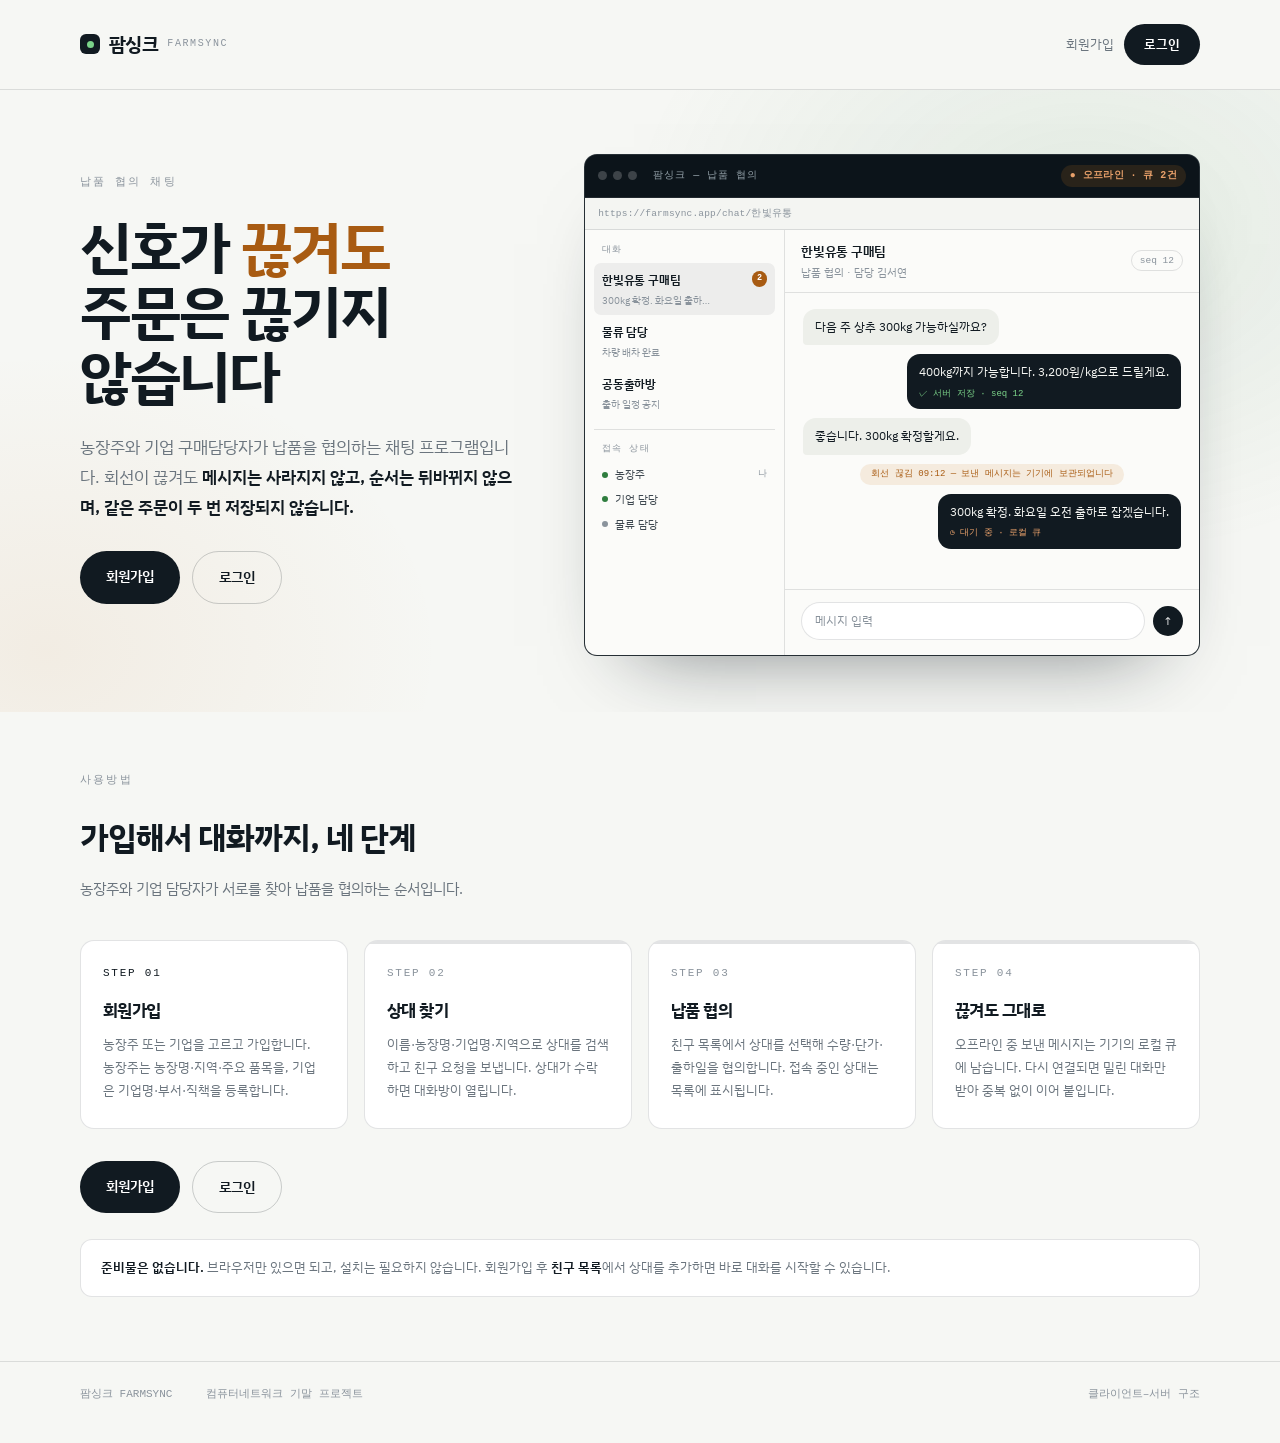
<file: web/index.html>
<!doctype html>
<html lang="ko">
<head>
<meta charset="utf-8">
<meta name="viewport" content="width=device-width, initial-scale=1">
<title>팜싱크 FarmSync — 신호가 끊겨도 주문은 끊기지 않습니다</title>
<meta name="description" content="농장주와 기업 구매담당자가 납품을 협의하는 채팅 프로그램. 회선이 끊겨도 메시지는 유실·중복·순서 뒤바뀜 없이 이어집니다.">
<link rel="preconnect" href="https://fonts.googleapis.com">
<link rel="preconnect" href="https://fonts.gstatic.com" crossorigin>
<link href="https://fonts.googleapis.com/css2?family=IBM+Plex+Mono:wght@400;500;600&family=IBM+Plex+Sans+KR:wght@400;500;600;700&display=swap" rel="stylesheet">
<link rel="stylesheet" href="assets/css/site.css?v=11">
</head>
<body>

<nav>
  <div class="logo"><i></i>팜싱크 <em>FARMSYNC</em></div>
  <div class="cta"><a class="ghost" href="/signup">회원가입</a><a class="solid" href="/login">로그인</a></div>
</nav>

<section class="hero">
  <div>
    <div class="eyebrow">납품 협의 채팅</div>
    <h1>신호가 <em>끊겨도</em><br>주문은 끊기지<br>않습니다</h1>
    <p class="lede">농장주와 기업 구매담당자가 납품을 협의하는 채팅 프로그램입니다. 회선이 끊겨도 <b>메시지는 사라지지 않고, 순서는 뒤바뀌지 않으며, 같은 주문이 두 번 저장되지 않습니다.</b></p>
    <div class="acts">
      <a class="btn solid" href="/signup">회원가입</a>
      <a class="btn ghost" href="/login">로그인</a>
    </div>
  </div>

  <div class="preview">
    <div class="desk">
      <div class="deskbar">
        <span class="tl"></span><span class="tl"></span><span class="tl"></span>
        <span class="ttl">팜싱크 — 납품 협의</span>
        <span class="conn">● 오프라인 · 큐 2건</span>
      </div>
      <div class="addr">https://farmsync.app/chat/한빛유통</div>
      <div class="deskbody">
        <aside class="pane-list">
          <div class="ph">대화</div>
          <div class="thread on">
            <b>한빛유통 구매팀</b>
            <span>300kg 확정. 화요일 출하…</span>
            <em>2</em>
          </div>
          <div class="thread">
            <b>물류 담당</b>
            <span>차량 배차 완료</span>
          </div>
          <div class="thread">
            <b>공동출하방</b>
            <span>출하 일정 공지</span>
          </div>
          <div class="ph mt">접속 상태</div>
          <div class="who"><i class="on"></i>농장주 <u>나</u></div>
          <div class="who"><i class="on"></i>기업 담당</div>
          <div class="who"><i class="off"></i>물류 담당</div>
        </aside>
        <section class="pane-chat">
          <header class="chd">
            <div><b>한빛유통 구매팀</b><span>납품 협의 · 담당 김서연</span></div>
            <em>seq 12</em>
          </header>
          <div class="stream">
            <div class="m them">다음 주 상추 300kg 가능하실까요?</div>
            <div class="m me">400kg까지 가능합니다. 3,200원/kg으로 드릴게요.<span class="st">✓ 서버 저장 · seq 12</span></div>
            <div class="m them">좋습니다. 300kg 확정할게요.</div>
            <div class="snote">회선 끊김 09:12 — 보낸 메시지는 기기에 보관됩니다</div>
            <div class="m me">300kg 확정. 화요일 오전 출하로 잡겠습니다.<span class="st w">◷ 대기 중 · 로컬 큐</span></div>
          </div>
          <div class="composer"><div class="in">메시지 입력</div><div class="go">↑</div></div>
        </section>
      </div>
    </div>
  </div>
</section>

<section class="how">
  <div class="howtop">
    <div class="eyebrow">사용방법</div>
    <h2>가입해서 대화까지, 네 단계</h2>
    <p class="note">농장주와 기업 담당자가 서로를 찾아 납품을 협의하는 순서입니다.</p>
  </div>
  <ol class="howsteps">
    <li class="on">
      <div class="n">STEP 01</div>
      <h3>회원가입</h3>
      <p>농장주 또는 기업을 고르고 가입합니다. 농장주는 농장명·지역·주요 품목을, 기업은 기업명·부서·직책을 등록합니다.</p>
    </li>
    <li>
      <div class="n">STEP 02</div>
      <h3>상대 찾기</h3>
      <p>이름·농장명·기업명·지역으로 상대를 검색하고 친구 요청을 보냅니다. 상대가 수락하면 대화방이 열립니다.</p>
    </li>
    <li>
      <div class="n">STEP 03</div>
      <h3>납품 협의</h3>
      <p>친구 목록에서 상대를 선택해 수량·단가·출하일을 협의합니다. 접속 중인 상대는 목록에 표시됩니다.</p>
    </li>
    <li>
      <div class="n">STEP 04</div>
      <h3>끊겨도 그대로</h3>
      <p>오프라인 중 보낸 메시지는 기기의 로컬 큐에 남습니다. 다시 연결되면 밀린 대화만 받아 중복 없이 이어 붙입니다.</p>
    </li>
  </ol>
  <div class="howcta">
    <a class="btn solid" href="/signup">회원가입</a>
    <a class="btn ghost" href="/login">로그인</a>
  </div>
  <div class="howfoot">
    <b>준비물은 없습니다.</b> 브라우저만 있으면 되고, 설치는 필요하지 않습니다. 회원가입 후 <b>친구 목록</b>에서 상대를 추가하면 바로 대화를 시작할 수 있습니다.
  </div>
</section>

<footer>
  <span>팜싱크 FARMSYNC</span>
  <span>컴퓨터네트워크 기말 프로젝트</span>
  <span class="r">클라이언트–서버 구조</span>
</footer>

<script>
/* 화면 구성은 그대로 두고 움직임만 더한다 — 스크립트가 없거나 실패하면 원래 정적인 화면 그대로 보인다 */
(function () {
  "use strict";
  var reduce = window.matchMedia("(prefers-reduced-motion: reduce)").matches;

  /* ---------------------------------------------- 제목·버튼·목업이 차례로 등장 */
  function reveal(list) {
    list.forEach(function (el, i) {
      if (!el) return;
      el.style.setProperty("--d", (i * 90) + "ms");
      el.classList.add("rv");
    });
    requestAnimationFrame(function () {
      requestAnimationFrame(function () {
        list.forEach(function (el, i) { if (el) setTimeout(function () { el.classList.add("in"); }, 40 + i * 20); });
      });
    });
  }
  function revealOnScroll(list) {
    if (!("IntersectionObserver" in window)) { list.forEach(function (el) { if (el) el.classList.add("in"); }); return; }
    var io = new IntersectionObserver(function (es) {
      es.forEach(function (e) { if (e.isIntersecting) { e.target.classList.add("in"); io.unobserve(e.target); } });
    }, { rootMargin: "0px 0px -6% 0px", threshold: 0.1 });
    list.forEach(function (el) { if (el) io.observe(el); });
  }
  if (!reduce) {
    reveal([].slice.call(document.querySelectorAll(".hero .eyebrow, .hero h1, .hero .lede, .hero .acts, .hero .preview")));
    var below = [].slice.call(document.querySelectorAll(".how .howtop, .how .howsteps li, .how .howcta, .how .howfoot"));
    below.forEach(function (el, i) { el.style.setProperty("--d", ((i % 4) * 90) + "ms"); el.classList.add("rv"); });
    revealOnScroll(below);
    /* 안전장치: 스크롤하지 않아도 3.6초 뒤에는 아래 내용이 모두 보이게 한다 (화면 캡처·발표 자료 대비) */
    setTimeout(function () { below.forEach(function (el) { if (el) el.classList.add("in"); }); }, 3600);
  }

  /* ---------------------------------------------- 히어로 목업 : 회선이 끊겼다 이어지는 과정
     메시지·대화 목록은 처음부터 그대로 보이고, 회선 상태와 저장 표시만 바뀐다 (빈 화면이 되지 않는다) */
  var prev = document.querySelector(".preview");
  if (!prev || reduce) return;
  var conn = prev.querySelector(".deskbar .conn");
  var stream = prev.querySelector(".stream");
  if (!conn || !stream) return;

  var msgs = [].slice.call(stream.querySelectorAll(".m"));
  var snote = stream.querySelector(".snote");
  var st2 = msgs[3] ? msgs[3].querySelector(".st") : null;   /* 큐에 남은 메시지의 표시 */
  var badge = prev.querySelector(".pane-list .thread em");   /* 안 읽은 표시 */

  var S_OFFLINE = "\u25cf \uc624\ud504\ub77c\uc778 \u00b7 \ud050 2\uac74";
  var S_ONLINE = "\u25cf \uc5f0\uacb0\ub428";
  var S_QUEUED = "\u25f7 \ub300\uae30 \uc911 \u00b7 \ub85c\uceec \ud050";
  var S_SAVED = "\u2713 \uc11c\ubc84 \uc800\uc7a5 \u00b7 seq 13";
  var S_NOTE_OFF = "\ud68c\uc120 \ub04a\uae40 09:12 \u2014 \ubcf4\ub0b8 \uba54\uc2dc\uc9c0\ub294 \uae30\uae30\uc5d0 \ubcf4\uad00\ub418\uc5c5\ub2c8\ub2e4";
  var S_NOTE_ON = "\uc7ac\uc5f0\uacb0 09:14 \u2014 \ubc00\ub9b0 1\uac74\uc744 \uc21c\uc11c\ub300\ub85c \ub2e4\uc2dc \ubcf4\ub0c8\uc2b5\ub2c8\ub2e4";

  var timers = [];
  var at = function (ms, fn) { timers.push(setTimeout(fn, ms)); };

  function broken() {
    conn.textContent = S_OFFLINE;
    prev.classList.remove("live");
    if (st2) { st2.className = "st w"; st2.textContent = S_QUEUED; }
    if (snote) snote.textContent = S_NOTE_OFF;
    if (badge) badge.classList.remove("hid");
  }
  function restored() {
    conn.textContent = S_ONLINE;
    prev.classList.add("live");
    if (st2) { st2.className = "st"; st2.textContent = S_SAVED; }
    if (snote) snote.textContent = S_NOTE_ON;
    if (badge) badge.classList.add("hid");
    if (msgs[3]) {                                   /* 방금 저장된 메시지에 짧은 표시 */
      msgs[3].classList.add("flash");
      setTimeout(function () { msgs[3].classList.remove("flash"); }, 950);
    }
  }
  function loop() {
    broken();                                        /* 원래 화면 상태에서 시작 */
    at(3400, function () {
      restored();
      at(4300, loop);
    });
  }

  var started = false;
  function start() { if (!started) { started = true; loop(); } }
  document.addEventListener("visibilitychange", function () {
    if (document.hidden) { if (timers.length) { timers.forEach(clearTimeout); timers = []; } }
    else if (started) { loop(); }
  });
  if ("IntersectionObserver" in window) {
    var io2 = new IntersectionObserver(function (es) {
      es.forEach(function (e) { if (e.isIntersecting) { start(); io2.disconnect(); } });
    }, { threshold: 0.25 });
    io2.observe(prev);
  } else { start(); }
})();
</script>
</body>
</html>
</file>
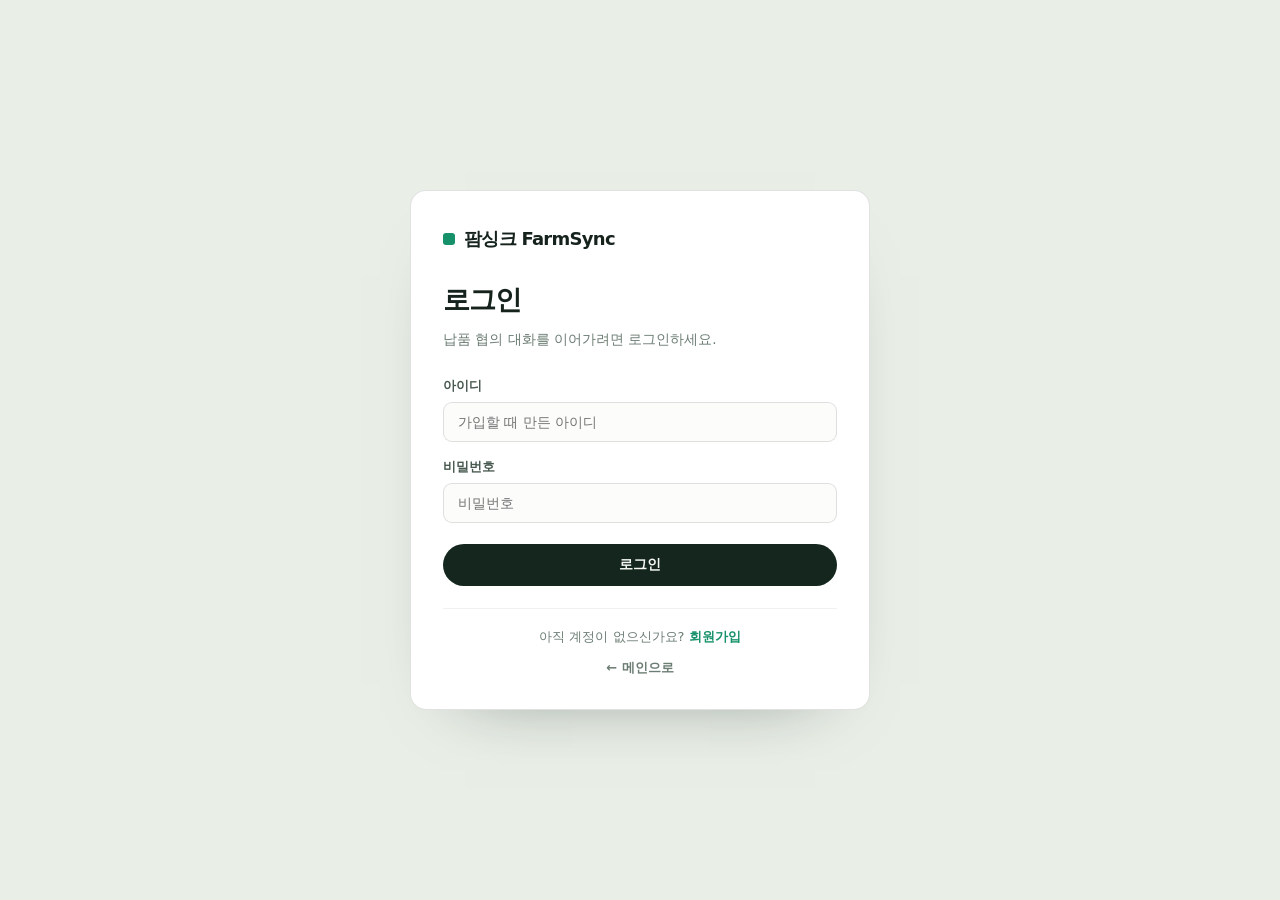
<file: web/login.html>
<!doctype html>
<html lang="ko">
<head>
<meta charset="utf-8">
<meta name="viewport" content="width=device-width, initial-scale=1, viewport-fit=cover">
<title>로그인 — 팜싱크 FarmSync</title>
<link rel="stylesheet" href="assets/css/app.css?v=9">
<script src="assets/js/resilient.js?v=22"></script>
</head>
<body>

<div class="authwrap">
  <div class="authcard">
    <div class="brandline">팜싱크 FarmSync</div>
    <h1>로그인</h1>
    <p class="sub">납품 협의 대화를 이어가려면 로그인하세요.</p>

    <div class="notice bad" id="notice"></div>

    <form id="loginForm" novalidate>
      <div class="fld">
        <label class="f" for="login_id">아이디</label>
        <input type="text" id="login_id" name="login_id" autocomplete="username" placeholder="가입할 때 만든 아이디">
        <div class="err" id="e_login_id"></div>
      </div>
      <div class="fld">
        <label class="f" for="password">비밀번호</label>
        <input type="password" id="password" name="password" autocomplete="current-password" placeholder="비밀번호">
        <div class="err" id="e_password"></div>
      </div>
      <button class="btn solid" type="submit" id="submitBtn" style="width:100%;margin-top:6px">로그인</button>
    </form>

    <div class="authfoot">
      아직 계정이 없으신가요? <a href="/signup">회원가입</a><br>
      <span style="display:inline-block;margin-top:10px"><a href="/" style="color:var(--ink-3)">← 메인으로</a></span>
    </div>
  </div>
</div>

<script>
(function () {
  "use strict";
  var notice = document.getElementById("notice");
  var btn = document.getElementById("submitBtn");

  function show(msg) { notice.textContent = msg; notice.classList.add("show"); }
  function clearErrors() {
    ["login_id", "password"].forEach(function (k) {
      var e = document.getElementById("e_" + k);
      if (e) e.textContent = "";
    });
  }

  document.getElementById("loginForm").addEventListener("submit", function (ev) {
    ev.preventDefault();
    clearErrors();
    notice.classList.remove("show");

    var payload = {
      login_id: document.getElementById("login_id").value.trim(),
      password: document.getElementById("password").value
    };
    if (!payload.login_id) { document.getElementById("e_login_id").textContent = "아이디를 입력하세요"; return; }
    if (!payload.password) { document.getElementById("e_password").textContent = "비밀번호를 입력하세요"; return; }

    btn.disabled = true;
    btn.textContent = "확인 중…";

    fetch("/api/login", {
      method: "POST",
      headers: { "Content-Type": "application/json" },
      body: JSON.stringify(payload)
    })
      .then(function (r) { return r.json().then(function (j) { return { ok: r.ok, j: j }; }); })
      .then(function (res) {
        if (!res.ok || !res.j.ok) {
          show(res.j.detail || "로그인에 실패했습니다");
          btn.disabled = false;
          btn.textContent = "로그인";
          return;
        }
        location.href = res.j.next || "/app";
      })
      .catch(function () {
        show("서버에 연결하지 못했습니다. 잠시 후 다시 시도해 주세요.");
        btn.disabled = false;
        btn.textContent = "로그인";
      });
  });
})();
</script>
</body>
</html>
</file>
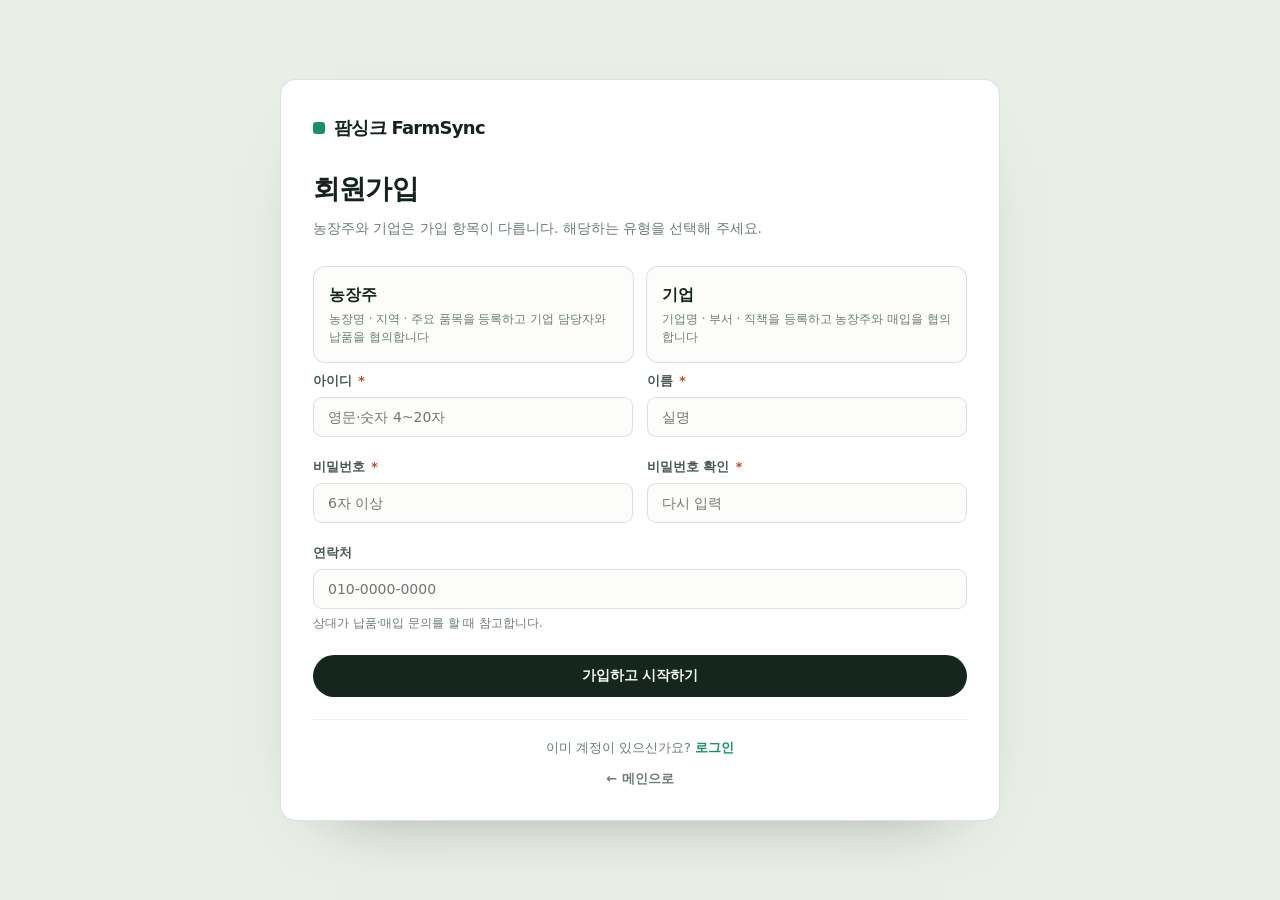
<file: web/signup.html>
<!doctype html>
<html lang="ko">
<head>
<meta charset="utf-8">
<meta name="viewport" content="width=device-width, initial-scale=1, viewport-fit=cover">
<title>회원가입 — 팜싱크 FarmSync</title>
<link rel="stylesheet" href="assets/css/app.css?v=9">
<script src="assets/js/resilient.js?v=22"></script>
</head>
<body>

<div class="authwrap">
  <div class="authcard wide">
    <div class="brandline">팜싱크 FarmSync</div>
    <h1>회원가입</h1>
    <p class="sub">농장주와 기업은 가입 항목이 다릅니다. 해당하는 유형을 선택해 주세요.</p>

    <div class="notice bad" id="notice"></div>

    <div class="roles">
      <div class="role" data-role="farmer" id="roleFarmer">
        <b>농장주</b>
        <span>농장명 · 지역 · 주요 품목을 등록하고 기업 담당자와 납품을 협의합니다</span>
      </div>
      <div class="role" data-role="buyer" id="roleBuyer">
        <b>기업</b>
        <span>기업명 · 부서 · 직책을 등록하고 농장주와 매입을 협의합니다</span>
      </div>
    </div>
    <div class="err" id="e_role" style="margin-top:-16px;margin-bottom:16px"></div>

    <form id="signupForm" novalidate>
      <!-- 공통 -->
      <div class="row2">
        <div class="fld">
          <label class="f" for="login_id">아이디 <em>*</em></label>
          <input type="text" id="login_id" autocomplete="username" placeholder="영문·숫자 4~20자">
          <div class="err" id="e_login_id"></div>
        </div>
        <div class="fld">
          <label class="f" for="name" id="lbl_name">이름 <em>*</em></label>
          <input type="text" id="name" autocomplete="name" placeholder="실명">
          <div class="err" id="e_name"></div>
        </div>
      </div>

      <div class="row2">
        <div class="fld">
          <label class="f" for="password">비밀번호 <em>*</em></label>
          <input type="password" id="password" autocomplete="new-password" placeholder="6자 이상">
          <div class="err" id="e_password"></div>
        </div>
        <div class="fld">
          <label class="f" for="password2">비밀번호 확인 <em>*</em></label>
          <input type="password" id="password2" autocomplete="new-password" placeholder="다시 입력">
          <div class="err" id="e_password2"></div>
        </div>
      </div>

      <!-- 농장주 전용 -->
      <fieldset id="farmerFields" style="display:none;border:0;padding:0;margin:0 0 4px">
        <div class="row2">
          <div class="fld">
            <label class="f" for="farm_name">농장명 <em>*</em></label>
            <input type="text" id="farm_name" placeholder="예) 초록들녘 농장">
            <div class="err" id="e_farm_name"></div>
          </div>
          <div class="fld">
            <label class="f" for="region">지역 <em>*</em></label>
            <input type="text" id="region" placeholder="예) 강원 평창">
            <div class="err" id="e_region"></div>
          </div>
        </div>
        <div class="row2">
          <div class="fld">
            <label class="f" for="crops">주요 품목 <em>*</em></label>
            <input type="text" id="crops" placeholder="예) 상추, 토마토">
            <div class="err" id="e_crops"></div>
          </div>
          <div class="fld">
            <label class="f" for="area">재배 면적</label>
            <input type="text" id="area" placeholder="예) 1,200㎡">
            <div class="err" id="e_area"></div>
          </div>
        </div>
      </fieldset>

      <!-- 기업 전용 -->
      <fieldset id="buyerFields" style="display:none;border:0;padding:0;margin:0 0 4px">
        <div class="row2">
          <div class="fld">
            <label class="f" for="company">기업명 <em>*</em></label>
            <input type="text" id="company" placeholder="예) 한빛유통">
            <div class="err" id="e_company"></div>
          </div>
          <div class="fld">
            <label class="f" for="position">직책</label>
            <input type="text" id="position" placeholder="예) 구매팀 과장">
            <div class="err" id="e_position"></div>
          </div>
        </div>
        <div class="fld">
          <label class="f" for="dept">부서</label>
          <input type="text" id="dept" placeholder="예) 구매팀">
          <div class="err" id="e_dept"></div>
        </div>
      </fieldset>

      <div class="fld">
        <label class="f" for="phone">연락처</label>
        <input type="tel" id="phone" placeholder="010-0000-0000">
        <div class="hint">상대가 납품·매입 문의를 할 때 참고합니다.</div>
      </div>

      <button class="btn solid" type="submit" id="submitBtn" style="width:100%;margin-top:8px">가입하고 시작하기</button>
    </form>

    <div class="authfoot">
      이미 계정이 있으신가요? <a href="/login">로그인</a><br>
      <span style="display:inline-block;margin-top:10px"><a href="/" style="color:var(--ink-3)">← 메인으로</a></span>
    </div>
  </div>
</div>

<script>
(function () {
  "use strict";
  var role = "";
  var notice = document.getElementById("notice");
  var form = document.getElementById("signupForm");
  var btn = document.getElementById("submitBtn");

  var FARMER_FIELDS = ["farm_name", "region", "crops", "area"];
  var BUYER_FIELDS = ["company", "dept", "position"];
  var COMMON = ["login_id", "name", "password", "password2", "phone"];

  function setRole(r) {
    role = r;
    document.getElementById("roleFarmer").classList.toggle("on", r === "farmer");
    document.getElementById("roleBuyer").classList.toggle("on", r === "buyer");
    document.getElementById("farmerFields").style.display = r === "farmer" ? "block" : "none";
    document.getElementById("buyerFields").style.display = r === "buyer" ? "block" : "none";
    document.getElementById("lbl_name").innerHTML = r === "buyer"
      ? '담당자 성명 <em>*</em>' : '농장주 성명 <em>*</em>';
    document.getElementById("e_role").textContent = "";
  }
  document.getElementById("roleFarmer").addEventListener("click", function () { setRole("farmer"); });
  document.getElementById("roleBuyer").addEventListener("click", function () { setRole("buyer"); });

  function clearErrors() {
    Array.prototype.forEach.call(document.querySelectorAll(".err"), function (e) { e.textContent = ""; });
    notice.classList.remove("show");
  }
  function fail(field, msg) {
    var e = document.getElementById("e_" + field);
    if (e) e.textContent = msg;
  }

  form.addEventListener("submit", function (ev) {
    ev.preventDefault();
    clearErrors();

    if (!role) { document.getElementById("e_role").textContent = "농장주 또는 기업을 선택하세요"; return; }

    var payload = { role: role };
    COMMON.concat(FARMER_FIELDS, BUYER_FIELDS).forEach(function (k) {
      var el = document.getElementById(k);
      if (el) payload[k] = el.value.trim();
    });

    // 즉시 검증 (서버도 같은 규칙으로 다시 검증한다)
    var bad = false;
    if (!/^[A-Za-z0-9_]{4,20}$/.test(payload.login_id)) { fail("login_id", "아이디는 영문·숫자·밑줄 4~20자입니다"); bad = true; }
    if (!payload.name) { fail("name", "이름을 입력하세요"); bad = true; }
    if (payload.password.length < 6) { fail("password", "비밀번호는 6자 이상이어야 합니다"); bad = true; }
    if (payload.password !== payload.password2) { fail("password2", "비밀번호가 서로 다릅니다"); bad = true; }
    if (role === "farmer") {
      if (!payload.farm_name) { fail("farm_name", "농장명을 입력하세요"); bad = true; }
      if (!payload.region) { fail("region", "지역을 입력하세요"); bad = true; }
      if (!payload.crops) { fail("crops", "주요 품목을 입력하세요"); bad = true; }
    } else {
      if (!payload.company) { fail("company", "기업명을 입력하세요"); bad = true; }
    }
    if (bad) return;

    btn.disabled = true;
    btn.textContent = "가입 중…";

    fetch("/api/signup", {
      method: "POST",
      headers: { "Content-Type": "application/json" },
      body: JSON.stringify(payload)
    })
      .then(function (r) { return r.json().then(function (j) { return { ok: r.ok, j: j }; }); })
      .then(function (res) {
        if (!res.ok || !res.j.ok) {
          if (res.j.errors) {
            Object.keys(res.j.errors).forEach(function (k) { fail(k, res.j.errors[k]); });
          }
          notice.textContent = res.j.detail || "가입에 실패했습니다";
          notice.classList.add("show");
          btn.disabled = false;
          btn.textContent = "가입하고 시작하기";
          return;
        }
        location.href = res.j.next || "/app";
      })
      .catch(function () {
        notice.textContent = "서버에 연결하지 못했습니다. 잠시 후 다시 시도해 주세요.";
        notice.classList.add("show");
        btn.disabled = false;
        btn.textContent = "가입하고 시작하기";
      });
  });
})();
</script>
</body>
</html>
</file>
<file: web/assets/css/site.css>
:root {
  --ink: #111a21;
  --ink-2: #3d474f;
  --ink-3: #6b757e;
  --ink-4: #8a939c;
  --paper: #f6f7f4;
  --panel: #ffffff;
  --line: rgba(17, 26, 33, 0.12);
  --line-2: rgba(17, 26, 33, 0.07);
  --ok: #2f7d3f;
  --ok-bg: rgba(123, 211, 137, 0.22);
  --warn: #a85b12;
  --warn-bg: rgba(194, 112, 30, 0.12);
  --dark: #111a21;
  --mono: ui-monospace, SFMono-Regular, Menlo, Consolas, "D2Coding", monospace;
  --sans: "IBM Plex Sans KR", "Malgun Gothic", "Apple SD Gothic Neo", sans-serif;
}

* { box-sizing: border-box; }

body {
  margin: 0;
  font-family: var(--sans);
  background: var(--paper);
  color: var(--ink);
  font-size: 15px;
  line-height: 1.6;
}

a { color: inherit; text-decoration: none; }

nav {
  display: flex;
  align-items: center;
  gap: 34px;
  padding: 24px 80px;
  border-bottom: 1px solid var(--line);
}
.logo { display: flex; align-items: center; gap: 9px; font-weight: 700; font-size: 19px; letter-spacing: -0.03em; }
.logo i { width: 20px; height: 20px; border-radius: 6px; background: var(--dark); display: flex; align-items: center; justify-content: center; }
.logo i::after { content: ""; width: 7px; height: 7px; border-radius: 50%; background: #7bd389; }
.logo em { font-style: normal; font-family: var(--mono); font-size: 10px; letter-spacing: 0.16em; color: var(--ink-4); font-weight: 500; }
nav .links { display: flex; gap: 26px; font-size: 13.5px; color: var(--ink-3); }
nav .cta { margin-left: auto; display: flex; gap: 10px; align-items: center; }
nav .cta .ghost { font-size: 13px; color: var(--ink-3); }
nav .cta .solid { font-size: 13px; font-weight: 600; background: var(--dark); color: #fff; padding: 10px 20px; border-radius: 999px; }

.hero { display: grid; grid-template-columns: minmax(0, 0.88fr) minmax(0, 1.22fr); gap: 60px; padding: 64px 80px 56px; align-items: center; }
.eyebrow { font-family: var(--mono); font-size: 11px; letter-spacing: 0.2em; color: var(--ink-4); margin-bottom: 22px; }
h1 { font-size: 58px; line-height: 1.12; font-weight: 700; letter-spacing: -0.04em; margin: 0 0 24px; }
h1 em { font-style: normal; color: var(--warn); }
.lede { font-size: 16.5px; line-height: 1.8; color: var(--ink-3); max-width: 560px; margin: 0 0 30px; }
.lede b { color: var(--ink); font-weight: 600; }
.acts { display: flex; gap: 12px; margin-bottom: 32px; }
.btn { font-size: 14px; font-weight: 600; padding: 14px 26px; border-radius: 999px; }
.btn.solid { background: var(--dark); color: #fff; }
.btn.ghost { border: 1px solid rgba(17, 26, 33, 0.2); color: var(--ink); }
.checks { display: flex; flex-direction: column; gap: 11px; }
.chk { display: flex; gap: 11px; align-items: flex-start; font-size: 13.5px; color: var(--ink-2); }
.chk i { width: 18px; height: 18px; border-radius: 50%; background: var(--ok-bg); flex: none; margin-top: 2px; display: flex; align-items: center; justify-content: center; font-size: 10px; font-style: normal; color: var(--ok); font-weight: 700; }
.chk b { color: var(--ink); font-weight: 600; }

/* 데스크톱 채팅창 목업 */
.preview { display: flex; flex-direction: column; }
.desk {
  min-width: 0; background: var(--dark); border-radius: 13px; overflow: hidden;
  box-shadow: 0 40px 80px -50px rgba(17, 26, 33, 0.6);
  border: 1px solid rgba(255, 255, 255, 0.09);
}
.deskbar {
  display: flex; align-items: center; gap: 6px;
  padding: 10px 13px; background: #0c141a; border-bottom: 1px solid rgba(255, 255, 255, 0.09);
}
.deskbar .tl { width: 9px; height: 9px; border-radius: 50%; background: rgba(255, 255, 255, 0.2); flex: none; }
.deskbar .ttl {
  margin-left: 10px; font-family: var(--mono); font-size: 10px; letter-spacing: 0.1em;
  color: #93a0a8; white-space: nowrap; overflow: hidden; text-overflow: ellipsis;
}
.deskbar .conn {
  margin-left: auto; display: flex; align-items: center; gap: 6px; flex: none;
  font-family: var(--mono); font-size: 10px; font-weight: 600; letter-spacing: 0.04em;
  color: #e8a06a; background: rgba(194, 112, 30, 0.16); padding: 3px 9px; border-radius: 999px;
  white-space: nowrap;
}
.addr {
  padding: 8px 13px; background: #f4f5f2; border-bottom: 1px solid var(--line);
  font-family: var(--mono); font-size: 9.5px; letter-spacing: 0.02em; color: var(--ink-4);
  white-space: nowrap; overflow: hidden; text-overflow: ellipsis;
}

.deskbody { display: grid; grid-template-columns: minmax(0, 200px) minmax(0, 1fr); background: #fbfbf9; }

/* 좌측 대화 목록 */
.pane-list { border-right: 1px solid var(--line); padding: 11px 9px; min-width: 0; }
.pane-list .ph {
  font-family: var(--mono); font-size: 9px; letter-spacing: 0.14em;
  color: var(--ink-4); text-transform: uppercase; padding: 2px 8px 6px;
}
.pane-list .ph.mt { border-top: 1px solid var(--line); margin-top: 10px; padding-top: 12px; }
.thread { padding: 8px; border-radius: 7px; position: relative; }
.thread.on { background: rgba(17, 26, 33, 0.06); }
.thread b {
  display: block; font-size: 11.5px; font-weight: 600; letter-spacing: -0.02em; padding-right: 18px;
  white-space: nowrap; overflow: hidden; text-overflow: ellipsis;
}
.thread span {
  display: block; font-size: 10px; line-height: 1.45; color: var(--ink-4); margin-top: 3px;
  white-space: nowrap; overflow: hidden; text-overflow: ellipsis;
}
.thread em {
  position: absolute; right: 8px; top: 8px;
  font-family: var(--mono); font-size: 8.5px; font-style: normal;
  background: var(--warn); color: #fff; border-radius: 999px; padding: 1px 5px; font-weight: 600;
}
.who {
  display: flex; align-items: center; gap: 7px;
  padding: 5px 8px; font-size: 10.5px; line-height: 1.4; color: var(--ink-2);
}
.who i { width: 6px; height: 6px; border-radius: 50%; flex: none; }
.who i.on { background: #2f7d3f; }
.who i.off { background: var(--ink-4); }
.who u {
  margin-left: auto; font-family: var(--mono); font-size: 9px; color: var(--ink-4);
  text-decoration: none; white-space: nowrap; flex: none;
}

/* 우측 대화창 */
.pane-chat { display: flex; flex-direction: column; min-width: 0; }
.chd {
  display: flex; align-items: center; gap: 10px; flex: none;
  padding: 11px 16px; border-bottom: 1px solid var(--line);
}
.chd b {
  display: block; font-size: 13px; font-weight: 600; letter-spacing: -0.02em;
  white-space: nowrap; overflow: hidden; text-overflow: ellipsis;
}
.chd span { display: block; font-size: 10.5px; color: var(--ink-4); margin-top: 2px; white-space: nowrap; overflow: hidden; text-overflow: ellipsis; }
.chd em {
  margin-left: auto; flex: none; font-family: var(--mono); font-size: 9.5px; font-style: normal;
  color: var(--ink-4); border: 1px solid var(--line); border-radius: 999px; padding: 2px 8px;
}
.stream {
  display: flex; flex-direction: column; gap: 9px;
  padding: 16px 18px; height: 296px; overflow: hidden;
}
.m {
  max-width: 80%; padding: 9px 12px; font-size: 12px; line-height: 1.55;
  border-radius: 13px; word-break: keep-all;
}
.m.them { background: #edefea; border-bottom-left-radius: 4px; align-self: flex-start; }
.m.me { background: var(--dark); color: #f4f5f2; border-bottom-right-radius: 4px; align-self: flex-end; }
.m .st { display: block; margin-top: 6px; font-family: var(--mono); font-size: 9px; line-height: 1.4; color: #7bd389; }
.m .st.w { color: #e8a06a; }
.snote {
  align-self: center; flex: none; font-family: var(--mono); font-size: 9px; line-height: 1.4;
  background: var(--warn-bg); color: var(--warn); padding: 4px 11px; border-radius: 999px;
  white-space: nowrap;
}
.composer { display: flex; gap: 8px; align-items: center; flex: none; padding: 12px 16px 15px; border-top: 1px solid var(--line); }
.composer .in {
  flex: 1; min-width: 0; border: 1px solid var(--line); border-radius: 999px;
  padding: 9px 13px; font-size: 11.5px; color: var(--ink-4); background: #fff;
}
.composer .go {
  width: 30px; height: 30px; border-radius: 50%; background: var(--dark); color: #fff;
  display: flex; align-items: center; justify-content: center; font-size: 12px; flex: none;
}

/* 창을 휴대폰처럼 붕괴시키지 않는다: 좁아져도 좌우 2단 창 구조 유지 */
@media (max-width: 760px) {
  .desk { max-width: 560px; margin: 0 auto; }
  .deskbody { grid-template-columns: minmax(0, 118px) minmax(0, 1fr); }
  .stream { height: 232px; padding: 13px 14px; }
  .who u { display: none; }
  .pane-list { padding: 8px 6px; }
  .pane-list .thread span { display: none; }
}

.reconnect { display: flex; align-items: baseline; gap: 14px; margin-top: 20px; background: #fff; border: 1px solid var(--line); border-radius: 12px; padding: 13px 20px; }
.reconnect .t { font-family: var(--mono); font-size: 9.5px; letter-spacing: 0.12em; color: var(--ink-3); }
.reconnect b { font-family: var(--mono); font-size: 19px; letter-spacing: -0.03em; }
.reconnect b i { font-style: normal; color: var(--warn); }
.reconnect span { font-size: 11.5px; color: var(--ink-3); }

/* 구조 */
.struct { background: var(--dark); color: #f0f2ee; padding: 52px 80px 56px; }
.struct .top { display: flex; justify-content: space-between; align-items: flex-end; gap: 40px; margin-bottom: 34px; }
.struct h2 { font-size: 27px; font-weight: 700; letter-spacing: -0.03em; line-height: 1.35; margin: 0; }
.struct .note { font-size: 13px; line-height: 1.75; color: #9aa6ae; max-width: 440px; text-align: right; margin: 0; }
.struct .note b { color: #7bd389; font-weight: 600; }
.nodes { display: grid; grid-template-columns: 1fr 100px 1fr 100px 1fr; align-items: stretch; }
.node { border: 1px solid rgba(255, 255, 255, 0.17); border-radius: 13px; padding: 19px 19px 17px; background: rgba(255, 255, 255, 0.03); }
.node .role { font-family: var(--mono); font-size: 9.5px; letter-spacing: 0.14em; color: #7bd389; margin-bottom: 10px; }
.node.srv { border-color: rgba(123, 211, 137, 0.45); background: rgba(123, 211, 137, 0.07); }
.node h3 { font-size: 16px; font-weight: 600; margin: 0 0 12px; letter-spacing: -0.02em; }
.node ul { list-style: none; margin: 0; padding: 0; display: flex; flex-direction: column; gap: 7px; }
.node li { font-size: 12px; line-height: 1.6; color: #9aa6ae; padding-left: 12px; position: relative; }
.node li::before { content: ""; position: absolute; left: 0; top: 7px; width: 4px; height: 4px; border-radius: 50%; background: #5c6a72; }
.node li b { color: #e4e8e2; font-weight: 600; }
.arrow { display: flex; flex-direction: column; align-items: center; justify-content: center; gap: 6px; }
.arrow .a { font-size: 15px; color: #7bd389; }
.arrow .l { font-family: var(--mono); font-size: 9px; letter-spacing: 0.1em; color: #7c8a93; text-align: center; line-height: 1.5; }
.struct .foot { margin-top: 26px; padding-top: 20px; border-top: 1px solid rgba(255, 255, 255, 0.13); display: flex; gap: 44px; font-size: 13px; line-height: 1.75; color: #9aa6ae; }
.struct .foot b { color: #e4e8e2; font-weight: 600; }

/* 밴드 */
.band { display: grid; grid-template-columns: repeat(4, 1fr); border-bottom: 1px solid var(--line); background: #fff; }
.band .c { padding: 32px 30px; border-right: 1px solid var(--line); }
.band .c:last-child { border-right: 0; }
.band b { display: block; font-family: var(--mono); font-size: 27px; letter-spacing: -0.03em; color: var(--ok); margin-bottom: 7px; }
.band b.amber { color: var(--warn); }
.band h3 { font-size: 14.5px; font-weight: 600; margin: 0 0 7px; letter-spacing: -0.02em; }
.band p { font-size: 12.5px; line-height: 1.7; color: var(--ink-3); margin: 0; }

/* OSI */
.osiband { padding: 52px 80px 56px; }
.osiband .top { display: flex; justify-content: space-between; align-items: flex-end; gap: 40px; margin-bottom: 28px; }
.osiband h2 { font-size: 27px; font-weight: 700; letter-spacing: -0.03em; line-height: 1.35; margin: 0; }
.osiband .note { font-size: 13px; line-height: 1.75; color: var(--ink-3); max-width: 440px; text-align: right; margin: 0; }
.cols7 { display: grid; grid-template-columns: repeat(7, 1fr); gap: 1px; background: var(--line); border: 1px solid var(--line); }
.c7 { background: var(--paper); padding: 17px 14px; min-height: 150px; }
.c7 .n { font-family: var(--mono); font-size: 10.5px; color: var(--ink-4); margin-bottom: 9px; }
.c7 h3 { font-size: 13.5px; font-weight: 600; margin: 0 0 9px; letter-spacing: -0.02em; }
.c7 p { font-size: 11px; line-height: 1.65; color: var(--ink-3); margin: 0; }
.c7.hi { background: var(--dark); }
.c7.hi .n { color: #7bd389; }
.c7.hi h3 { color: #f0f2ee; }
.c7.hi p { color: #9aa6ae; }
.key { margin-top: 20px; display: flex; gap: 26px; flex-wrap: wrap; font-family: var(--mono); font-size: 10.5px; color: var(--ink-3); }
.key i { display: inline-block; width: 11px; height: 11px; border-radius: 2px; background: var(--dark); margin-right: 7px; vertical-align: -1px; }

/* 흐름 */
.steps { padding: 0 80px 56px; display: grid; grid-template-columns: 300px 1fr; gap: 54px; align-items: start; }
.steps h2 { font-size: 25px; font-weight: 700; letter-spacing: -0.03em; line-height: 1.4; margin: 0 0 11px; }
.steps .sub { font-size: 13.5px; line-height: 1.75; color: var(--ink-3); margin: 0; }
.flow { display: flex; }
.step { flex: 1; padding: 0 17px; border-left: 1px solid var(--line); }
.step:first-child { border-left: 0; padding-left: 0; }
.step .n { font-family: var(--mono); font-size: 10.5px; color: var(--warn); letter-spacing: 0.14em; margin-bottom: 11px; }
.step h3 { font-size: 14px; font-weight: 600; margin: 0 0 7px; letter-spacing: -0.02em; }
.step p { font-size: 11.5px; line-height: 1.7; color: var(--ink-3); margin: 0; }

footer { display: flex; gap: 34px; align-items: center; padding: 24px 80px 40px; border-top: 1px solid var(--line); font-family: var(--mono); font-size: 11px; color: var(--ink-4); }
footer .r { margin-left: auto; }

@media (max-width: 1080px) {
  nav, .hero, .struct, .osiband, .steps, footer { padding-left: 24px; padding-right: 24px; }
  .hero, .struct .top, .osiband .top { grid-template-columns: 1fr; display: grid; }
  .struct .note, .osiband .note { text-align: left; }
  .nodes { grid-template-columns: 1fr; gap: 12px; }
  .arrow { flex-direction: row; padding: 4px 0; }
  .band, .cols7, .steps, .flow { grid-template-columns: 1fr; display: grid; }
  .steps { display: block; }
  .band .c, .step { border-right: 0; border-left: 0; padding: 22px 0; border-bottom: 1px solid var(--line); }
}


/* 사용방법 */
.how { padding: 60px 80px 64px; }
.how .howtop { margin-bottom: 38px; }
.how h2 { font-size: 32px; font-weight: 700; letter-spacing: -0.035em; margin: 0 0 12px; }
.how .note { font-size: 15px; line-height: 1.8; color: var(--ink-3); margin: 0; max-width: 640px; }
.howsteps {
  list-style: none; margin: 0; padding: 0;
  display: grid; grid-template-columns: repeat(4, minmax(0, 1fr)); gap: 16px;
}
.howsteps li {
  background: #fff; border: 1px solid var(--line); border-radius: 14px;
  padding: 24px 22px 26px; position: relative; overflow: hidden;
}
.howsteps li::before {
  content: ""; position: absolute; left: 0; top: 0; width: 100%; height: 3px; background: var(--line);
}
.howsteps li.on::before { background: var(--signal); }
.howsteps .n {
  font-family: var(--mono); font-size: 11px; letter-spacing: 0.16em; color: var(--ink-4); margin-bottom: 14px;
}
.howsteps li.on .n { color: var(--signal); }
.howsteps h3 { font-size: 17px; font-weight: 700; letter-spacing: -0.03em; margin: 0 0 9px; }
.howsteps p { font-size: 13.2px; line-height: 1.75; color: var(--ink-3); margin: 0; }
.howcta { display: flex; gap: 12px; margin-top: 32px; flex-wrap: wrap; }
.howfoot {
  margin-top: 26px; font-size: 13px; line-height: 1.8; color: var(--ink-3);
  background: #fff; border: 1px solid var(--line); border-radius: 12px; padding: 16px 20px;
}
.howfoot b { color: var(--ink); font-weight: 600; }

@media (max-width: 1080px) {
  .how { padding: 44px 24px 50px; }
  .howsteps { grid-template-columns: repeat(2, minmax(0, 1fr)); }
}
@media (max-width: 620px) {
  .howsteps { grid-template-columns: 1fr; }
}

/* ==========================================================================
   애니메이션 레이어 — 화면 구성과 색은 그대로 두고 움직임만 더한다
   · 숨김(.rv)은 스크립트가 직접 붙인다 → 스크립트가 없거나 실패하면 원래 정적 화면 그대로 보인다
   · .rv.in 이 뒤에 오므로 같은 요소에 둘 다 붙으면 항상 '보임'이 이긴다
   ========================================================================== */

.hero { position: relative; overflow: hidden; }
.hero > * { position: relative; z-index: 1; }
.hero::before {
  content: ""; position: absolute; left: -8%; right: -8%; top: -18%; height: 132%;
  background: radial-gradient(44% 58% at 80% 30%, rgba(47, 125, 63, 0.10), transparent 70%),
              radial-gradient(38% 52% at 10% 82%, rgba(194, 112, 30, 0.08), transparent 70%);
  animation: heroDrift 32s ease-in-out infinite alternate;
  pointer-events: none; z-index: 0;
}
@keyframes heroDrift {
  from { transform: translate3d(0, 0, 0) scale(1); }
  to   { transform: translate3d(-2.5%, 3%, 0) scale(1.07); }
}

.rv { opacity: 0; transform: translateY(14px); }
.preview.rv { transform: translateY(18px) scale(0.986); }
.rv.in {
  opacity: 1; transform: none;
  transition: opacity 0.58s ease, transform 0.58s cubic-bezier(0.2, 0.8, 0.2, 1);
  transition-delay: var(--d, 0ms);
}

.btn, .howsteps li, .thread, .node { transition: transform 0.18s ease, box-shadow 0.18s ease, border-color 0.18s ease, background 0.18s ease; }
.btn:hover { transform: translateY(-1px); }
.howsteps li:hover { transform: translateY(-2px); box-shadow: 0 20px 36px -28px rgba(17, 26, 33, 0.55); }

.who i.on { animation: dotPulse 2.8s ease-out infinite; }
@keyframes dotPulse {
  0%   { box-shadow: 0 0 0 0 rgba(47, 125, 63, 0.42); }
  70%  { box-shadow: 0 0 0 7px rgba(47, 125, 63, 0); }
  100% { box-shadow: 0 0 0 0 rgba(47, 125, 63, 0); }
}

.preview.anim .stream .m,
.preview.anim .stream .snote { transition: opacity 0.42s ease, transform 0.42s cubic-bezier(0.2, 0.8, 0.2, 1); }
.preview.anim .stream .m.hid,
.preview.anim .stream .snote.hid { opacity: 0; transform: translateY(8px); }
.preview .deskbar .conn { transition: background 0.35s ease, color 0.35s ease; }
.preview.live .deskbar .conn { background: rgba(47, 125, 63, 0.16); color: #2f7d3f; }
.preview .thread em { transition: transform 0.3s cubic-bezier(0.2, 1.4, 0.4, 1), opacity 0.3s ease; }
.preview .thread em.hid { opacity: 0; transform: scale(0.6); }
.preview .m .st { transition: color 0.3s ease; }

.preview .m.flash { animation: msgSaved 0.95s ease-out; }
@keyframes msgSaved {
  0%   { box-shadow: 0 0 0 0 rgba(47, 125, 63, 0.5); }
  60%  { box-shadow: 0 0 0 7px rgba(47, 125, 63, 0); }
  100% { box-shadow: 0 0 0 0 rgba(47, 125, 63, 0); }
}

@media (prefers-reduced-motion: reduce) {
  .hero::before, .who i.on { animation: none; }
  .rv, .preview.rv { opacity: 1; transform: none; }
  .preview.anim .stream .m, .preview.anim .stream .snote { transition: none; }
}
</file>
<file: web/assets/css/app.css>
/* ==========================================================================
   FarmSync 앱 화면 공통 스타일 (로그인 · 회원가입 · 친구목록 · 채팅)
   소개 페이지(site.css)와 같은 색 언어를 쓴다.
   연결 = 초록 / 단절 = 번트 오렌지 / 잉크 = 깊은 침엽수
   ========================================================================== */

:root {
  --glass: #e9eee7;
  --panel: #ffffff;
  --pine: #14261d;
  --ink: #16231c;
  --ink-2: #47584e;
  --ink-3: #6c7d73;
  --ink-4: #93a09a;
  --line: rgba(22, 35, 28, 0.13);
  --line-soft: rgba(22, 35, 28, 0.065);
  --signal: #17916a;
  --signal-soft: rgba(23, 145, 106, 0.1);
  --gap: #c4441a;
  --gap-soft: rgba(196, 68, 26, 0.1);
  --sans: system-ui, -apple-system, "Apple SD Gothic Neo", "Malgun Gothic", "맑은 고딕", "Noto Sans KR", sans-serif;
  --disp: system-ui, -apple-system, "Apple SD Gothic Neo", "Malgun Gothic", "맑은 고딕", "Noto Sans KR", sans-serif;
  --mono: ui-monospace, SFMono-Regular, Menlo, Consolas, "D2Coding", monospace;
  --r: 12px;
}

* { box-sizing: border-box; }
html { -webkit-text-size-adjust: 100%; }
body {
  margin: 0;
  font-family: var(--sans);
  background: var(--glass);
  color: var(--ink);
  font-size: 15px;
  line-height: 1.6;
}
a { color: inherit; text-decoration: none; }
h1, h2, h3 { font-family: var(--disp); margin: 0; letter-spacing: -0.03em; }
p { margin: 0; }
.mono { font-family: var(--mono); }

/* --------------------------------------------------------------- 상단 바 */
.topbar {
  display: flex; align-items: center; gap: 18px;
  padding: 0 22px; height: 60px; background: var(--pine); color: #eef3ef;
  position: sticky; top: 0; z-index: 40;
}
.mark { display: flex; align-items: center; gap: 9px; font-family: var(--disp); font-weight: 800; font-size: 17px; letter-spacing: -0.04em; }
.mark::before { content: ""; width: 11px; height: 11px; border-radius: 3px; background: #4ecb99; }
.topbar .sp { margin-left: auto; }
.whoami { display: flex; align-items: center; gap: 9px; font-size: 12.5px; color: #b9c9bf; }
.whoami b { color: #eef3ef; font-weight: 600; }
.topbar a.lk { font-size: 12.5px; color: #b9c9bf; }
.topbar a.lk:hover { color: #fff; }
.pill {
  font-family: var(--mono); font-size: 10.5px; padding: 3px 9px; border-radius: 999px;
  background: rgba(255, 255, 255, 0.12); color: #cfe3d6; letter-spacing: 0.04em;
}
.pill.farmer { background: rgba(78, 203, 153, 0.2); color: #9ee7c6; }
.pill.buyer { background: rgba(120, 170, 255, 0.2); color: #b9d2ff; }

/* --------------------------------------------------------------- 공통 */
.wrap { max-width: 1120px; margin: 0 auto; padding: 34px 22px 60px; }
.wrap.narrow { max-width: 620px; }
.card { background: var(--panel); border: 1px solid var(--line); border-radius: var(--r); }
.card > h2 {
  margin: 0; padding: 13px 18px; border-bottom: 1px solid var(--line);
  font-family: var(--mono); font-size: 10.5px; letter-spacing: 0.13em; text-transform: uppercase;
  color: var(--ink-3); font-weight: 500; display: flex; align-items: center; gap: 8px;
}
.card > h2 .tag { margin-left: auto; text-transform: none; letter-spacing: 0.02em; font-size: 10.5px; color: var(--ink-4); }
.bd { padding: 18px; }

.btn {
  display: inline-flex; align-items: center; justify-content: center; gap: 7px;
  font-family: var(--sans); font-size: 14px; font-weight: 600; cursor: pointer;
  padding: 11px 20px; border-radius: 999px; border: 1px solid transparent;
  transition: background 0.15s ease, border-color 0.15s ease;
}
.btn.solid { background: var(--pine); color: #f4f7f2; }
.btn.solid:hover { background: #1e3528; }
.btn.line { border-color: var(--line); background: #fff; color: var(--ink); }
.btn.line:hover { border-color: var(--ink-3); }
.btn.sm { font-size: 12.5px; padding: 7px 14px; }
.btn:disabled { opacity: 0.45; cursor: not-allowed; }

input[type="text"], input[type="password"], input[type="tel"], select {
  width: 100%; font-family: var(--sans); font-size: 14px; color: var(--ink);
  padding: 11px 14px; border: 1px solid var(--line); border-radius: 9px;
  background: #fcfdfb; outline: none;
}
input:focus, select:focus { border-color: var(--signal); box-shadow: 0 0 0 3px var(--signal-soft); }
label.f { display: block; font-size: 12.5px; font-weight: 600; color: var(--ink-2); margin: 0 0 6px; }
label.f em { font-style: normal; color: var(--gap); margin-left: 2px; }
.fld { margin-bottom: 15px; }
.hint { font-size: 11.5px; color: var(--ink-3); margin-top: 5px; }
.err { font-size: 11.5px; color: var(--gap); margin-top: 5px; min-height: 0; }

.notice { border-radius: 9px; padding: 11px 14px; font-size: 12.8px; margin-bottom: 16px; display: none; }
.notice.show { display: block; }
.notice.bad { background: var(--gap-soft); color: #8f3313; border: 1px solid rgba(196, 68, 26, 0.25); }
.notice.good { background: var(--signal-soft); color: #0f6b4e; border: 1px solid rgba(23, 145, 106, 0.25); }

/* --------------------------------------------------------------- 로그인/가입 */
.authwrap { min-height: 100vh; display: grid; place-items: center; padding: 40px 20px; }
.authcard { width: 100%; max-width: 460px; background: var(--panel); border: 1px solid var(--line); border-radius: 16px; padding: 34px 32px 30px; box-shadow: 0 30px 70px -55px rgba(20, 38, 29, 0.6); }
.authcard.wide { max-width: 720px; }
.authcard .brandline { display: flex; align-items: center; gap: 9px; font-family: var(--disp); font-weight: 800; font-size: 18px; letter-spacing: -0.04em; margin-bottom: 24px; }
.authcard .brandline::before { content: ""; width: 12px; height: 12px; border-radius: 3px; background: var(--signal); }
.authcard h1 { font-size: 27px; font-weight: 800; margin-bottom: 8px; }
.authcard .sub { font-size: 13.5px; color: var(--ink-3); margin-bottom: 26px; }
.authfoot { margin-top: 22px; padding-top: 18px; border-top: 1px solid var(--line-soft); font-size: 13px; color: var(--ink-3); text-align: center; }
.authfoot a { color: var(--signal); font-weight: 600; }

.roles { display: grid; grid-template-columns: 1fr 1fr; gap: 12px; margin-bottom: 24px; }
.role {
  border: 1.5px solid var(--line); border-radius: 12px; padding: 16px 15px; cursor: pointer;
  background: #fcfdfb; transition: border-color 0.15s ease, background 0.15s ease;
}
.role:hover { border-color: var(--ink-4); }
.role.on { border-color: var(--signal); background: var(--signal-soft); }
.role b { display: block; font-family: var(--disp); font-size: 15.5px; font-weight: 800; margin-bottom: 4px; }
.role span { font-size: 11.5px; color: var(--ink-3); line-height: 1.5; display: block; }
.row2 { display: grid; grid-template-columns: 1fr 1fr; gap: 14px; }

/* --------------------------------------------------------------- 친구 목록 */
.tabs { display: flex; gap: 6px; padding: 12px 14px; border-bottom: 1px solid var(--line); flex-wrap: wrap; }
.tab {
  font-family: var(--sans); font-size: 12.5px; font-weight: 600; cursor: pointer;
  padding: 7px 15px; border-radius: 999px; border: 1px solid transparent;
  background: var(--line-soft); color: var(--ink-2);
}
.tab.on { background: var(--pine); color: #f4f7f2; }
.tab .n { font-family: var(--mono); font-size: 10.5px; opacity: 0.7; margin-left: 5px; }

.people { display: flex; flex-direction: column; }
.person {
  display: grid; grid-template-columns: 38px minmax(0, 1fr) auto auto; gap: 13px; align-items: center;
  padding: 14px 18px; border-bottom: 1px solid var(--line-soft);
}
.person:last-child { border-bottom: 0; }
.person:hover { background: #fcfdfb; }
.av {
  width: 38px; height: 38px; border-radius: 11px; display: grid; place-items: center;
  font-family: var(--disp); font-weight: 800; font-size: 15px;
  background: var(--line-soft); color: var(--ink-2); position: relative;
}
.av.farmer { background: var(--signal-soft); color: #0f6b4e; }
.av.buyer { background: rgba(80, 130, 220, 0.13); color: #2a4f8f; }
.av .dot {
  position: absolute; right: -2px; bottom: -2px; width: 11px; height: 11px; border-radius: 50%;
  border: 2px solid var(--panel); background: var(--ink-4);
}
.av .dot.on { background: #24ab6d; }
.person .nm { font-size: 14px; font-weight: 600; letter-spacing: -0.02em; display: flex; align-items: center; gap: 7px; flex-wrap: wrap; }
.person .sb { font-size: 11.8px; color: var(--ink-3); margin-top: 2px; overflow: hidden; text-overflow: ellipsis; white-space: nowrap; }
.person .ac { display: flex; gap: 7px; align-items: center; }
.st { font-family: var(--mono); font-size: 10px; letter-spacing: 0.05em; padding: 3px 9px; border-radius: 999px; }
.st.on { background: var(--signal-soft); color: #0f6b4e; }
.st.off { background: var(--line-soft); color: var(--ink-3); }
.st.wait { background: var(--gap-soft); color: #8f3313; }

.empty { padding: 40px 20px; text-align: center; color: var(--ink-3); font-size: 13.5px; }
.empty b { display: block; color: var(--ink-2); font-size: 14.5px; margin-bottom: 6px; font-weight: 600; }

.searchrow { display: flex; gap: 9px; padding: 14px 18px; border-bottom: 1px solid var(--line); }
.searchrow input { flex: 1; }

/* --------------------------------------------------------------- 채팅 */
.chatlayout { display: grid; grid-template-columns: 292px minmax(0, 1fr) 344px; height: calc(100vh - 60px); overflow: hidden; }
.chatlayout.noside { grid-template-columns: 0 minmax(0, 1fr) 344px; }
.chatlayout.noside .side.left { visibility: hidden; overflow: hidden; border-right: 0; padding: 0; }  /* display:none 으로 지우면 뒤 항목이 앞 열로 밀려 대화창이 0폭으로 찌그러진다 */
.side { background: var(--panel); border-right: 1px solid var(--line); display: flex; flex-direction: column; min-height: 0; }
.side.right { border-right: 0; border-left: 1px solid var(--line); overflow-y: auto; }
.sidehd { padding: 14px 16px; border-bottom: 1px solid var(--line); font-family: var(--mono); font-size: 10.5px; letter-spacing: 0.13em; text-transform: uppercase; color: var(--ink-3); display: flex; align-items: center; gap: 8px; }
.sidehd .tag { margin-left: auto; text-transform: none; letter-spacing: 0.02em; }
.threads { overflow-y: auto; flex: 1; }
.thr { display: grid; grid-template-columns: 34px minmax(0, 1fr) auto; gap: 11px; align-items: center; padding: 12px 16px; border-bottom: 1px solid var(--line-soft); }
.thr:hover { background: #fcfdfb; }
.thr.on { background: var(--signal-soft); }
.thr .nm { font-size: 13.2px; font-weight: 600; letter-spacing: -0.02em; display: flex; align-items: center; gap: 6px; }
.thr .pv { font-size: 11.5px; color: var(--ink-3); margin-top: 2px; overflow: hidden; text-overflow: ellipsis; white-space: nowrap; }
.thr .badge {
  margin-left: auto; font-family: var(--mono); font-size: 10px; background: var(--gap); color: #fff;
  border-radius: 999px; padding: 1px 6px; font-weight: 600;
}

.chatcol { display: flex; flex-direction: column; min-width: 0; min-height: 0; height: 100%; background: var(--panel); }
.chathd { display: flex; align-items: center; gap: 12px; padding: 13px 20px; border-bottom: 1px solid var(--line); }
.chathd .nm { font-family: var(--disp); font-size: 16.5px; font-weight: 800; letter-spacing: -0.03em; }
.chathd .sb { font-size: 11.8px; color: var(--ink-3); margin-top: 1px; }
.chathd .rt { margin-left: auto; display: flex; align-items: center; gap: 9px; }
.statebadge { display: flex; align-items: center; gap: 7px; font-family: var(--mono); font-size: 11px; letter-spacing: 0.04em; padding: 5px 11px; border-radius: 999px; background: var(--line-soft); color: var(--ink-2); }
.statebadge .d { width: 7px; height: 7px; border-radius: 50%; background: #24ab6d; }
.statebadge[data-state="offline"] { background: var(--gap-soft); color: #8f3313; }
.statebadge[data-state="offline"] .d { background: var(--gap); }
.statebadge[data-state="connecting"], .statebadge[data-state="syncing"] { background: rgba(214, 158, 46, 0.14); color: #8a6410; }
.statebadge[data-state="connecting"] .d, .statebadge[data-state="syncing"] .d { background: #d69e2e; }

.stream { flex: 1 1 auto; overflow-y: auto; overscroll-behavior: contain; scrollbar-gutter: stable;
  padding: 20px 22px; display: flex; flex-direction: column; gap: 10px; min-height: 0; }
.day { align-self: center; font-family: var(--mono); font-size: 10px; letter-spacing: 0.14em; color: var(--ink-4); margin: 6px 0; }
.line { display: flex; flex-direction: column; max-width: 74%; }
.line.me { align-self: flex-end; align-items: flex-end; }
.line .who { font-size: 11px; color: var(--ink-3); margin-bottom: 4px; }
.bubble { padding: 11px 15px; border-radius: 15px; background: #eef1ea; font-size: 14px; line-height: 1.55; word-break: break-word; border-bottom-left-radius: 5px; }
.line.me .bubble { background: var(--pine); color: #f4f7f2; border-radius: 15px; border-bottom-right-radius: 5px; }
.meta { display: flex; align-items: center; gap: 7px; margin-top: 5px; font-family: var(--mono); font-size: 10px; color: var(--ink-4); }
.bg { border-radius: 999px; padding: 1px 7px; letter-spacing: 0.04em; }
.bg.sent { background: var(--signal-soft); color: #0f6b4e; }
.bg.queued { background: var(--gap-soft); color: #8f3313; }
.bg.inflight { background: rgba(80, 130, 220, 0.13); color: #2a4f8f; }
.bg.dup { background: rgba(150, 60, 170, 0.13); color: #7a2b8c; }
.sysline { align-self: center; font-family: var(--mono); font-size: 10.5px; background: var(--gap-soft); color: #8f3313; padding: 5px 13px; border-radius: 999px; max-width: 88%; text-align: center; }
.sysline.ok { background: var(--signal-soft); color: #0f6b4e; }

.composer { border-top: 1px solid var(--line); padding: 13px 18px 16px; }
.composer .row { display: flex; gap: 9px; }
.composer input { flex: 1; }
.tools { display: flex; gap: 7px; margin-top: 10px; flex-wrap: wrap; align-items: center; }
.tools .hint { margin-left: auto; }

.log { padding: 10px 16px; font-family: var(--mono); font-size: 11px; line-height: 1.7; max-height: 320px; overflow-y: auto; }
.log div { display: flex; gap: 8px; border-bottom: 1px solid var(--line-soft); padding: 1px 0; }
.log .ly { flex: none; width: 62px; font-weight: 600; color: var(--ink-3); }
.log .ly[data-l="4"] { color: #c4441a; }
.log .ly[data-l="5"] { color: #9639aa; }
.log .ly[data-l="6"] { color: #6a55d6; }
.log .ly[data-l="7"] { color: #2a6bd8; }
.log .tx { color: var(--ink-2); word-break: break-word; }

.kv { display: flex; flex-direction: column; gap: 8px; font-family: var(--mono); font-size: 11.5px; }
.kv div { display: flex; gap: 10px; align-items: baseline; }
.kv .k { color: var(--ink-3); width: 96px; flex: none; }
.kv .v { color: var(--ink); font-weight: 500; word-break: break-all; }

.metrics { display: grid; grid-template-columns: repeat(3, 1fr); gap: 1px; background: var(--line); border-top: 1px solid var(--line); }
.metrics div { background: var(--panel); padding: 11px 12px; }
.metrics b { display: block; font-family: var(--mono); font-size: 18px; letter-spacing: -0.03em; }
.metrics b.zero { color: var(--signal); }
.metrics span { font-size: 10.5px; color: var(--ink-3); }

@media (max-width: 1180px) {
  .chatlayout { grid-template-columns: 250px minmax(0, 1fr); }
  .chatlayout .side.right { display: none; }
}
@media (max-width: 820px) {
  .chatlayout { grid-template-columns: 1fr; height: calc(100vh - 60px); }
  .side { height: 42vh; border-right: 0; border-bottom: 1px solid var(--line); }
  .chatcol { height: 100%; }
  .roles, .row2 { grid-template-columns: 1fr; }
  .person { grid-template-columns: 34px minmax(0, 1fr); }
  .person .ac { grid-column: 2; justify-self: start; margin-top: 6px; }
}

.day.note { color: #8a5320; background: #fdf1e3; padding: 5px 13px; border-radius: 999px; letter-spacing: 0.02em; text-align: center; }

/* ============================ 좌측 사이드바 접속 상태 */
.side.left { overflow-y: auto; }
.sidesec {
  padding: 13px 16px 8px; display: flex; align-items: center;
  font-family: var(--mono); font-size: 10.5px; letter-spacing: 0.13em;
  text-transform: uppercase; color: var(--ink-3);
}
.sidesec .tag { margin-left: auto; text-transform: none; letter-spacing: 0.02em; }
.online-list { padding-bottom: 10px; }
.onrow {
  display: grid; grid-template-columns: 22px minmax(0, 1fr) auto; gap: 10px;
  align-items: center; padding: 7px 16px; font-size: 12.5px;
}
.onrow .av {
  width: 22px; height: 22px; border-radius: 50%; display: flex; align-items: center;
  justify-content: center; font-size: 10.5px; font-weight: 700; color: #fff; background: var(--ink-3);
}
.onrow .av.farmer { background: var(--signal); }
.onrow .av.buyer { background: #2b5f9e; }
.onrow .nm { overflow: hidden; text-overflow: ellipsis; white-space: nowrap; color: var(--ink-2); }
.onrow .dot { width: 7px; height: 7px; border-radius: 50%; background: var(--ink-4); }
.onrow .dot.on { background: var(--signal); box-shadow: 0 0 0 3px rgba(23, 145, 106, 0.16); }
.onrow .me-tag { font-family: var(--mono); font-size: 9.5px; color: var(--ink-4); }

/* ============================ 우측 OSI 7계층 실시간 */
.osi { border-bottom: 1px solid var(--line); background: var(--panel); }
.osihd {
  padding: 13px 16px 10px; display: flex; align-items: center;
  font-family: var(--mono); font-size: 10.5px; letter-spacing: 0.13em;
  text-transform: uppercase; color: var(--ink-3);
}
.osihd .live {
  margin-left: auto; font-size: 9.5px; letter-spacing: 0.1em; color: var(--signal);
  display: flex; align-items: center; gap: 5px;
}
.osihd .live::before {
  content: ""; width: 6px; height: 6px; border-radius: 50%; background: var(--signal);
  animation: livepulse 1.6s ease-in-out infinite;
}
@keyframes livepulse { 0%, 100% { opacity: 1; } 50% { opacity: 0.25; } }
.osir {
  display: grid; grid-template-columns: 20px 68px minmax(0, 1fr); gap: 9px;
  align-items: center; padding: 8px 16px; cursor: pointer;
  border-top: 1px solid var(--line-soft);
}
.osir:hover { background: var(--line-soft); }
.osir .n { font-family: var(--mono); font-size: 10px; color: var(--ink-4); text-align: center; }
.osir .nm { font-size: 11.5px; font-weight: 600; color: var(--ink-3); }
.osir .v {
  font-family: var(--mono); font-size: 10px; color: var(--ink-4);
  overflow: hidden; text-overflow: ellipsis; white-space: nowrap;
}
.osir.hi .n, .osir.hi .nm { color: var(--signal); }
.osir.hi .v { color: var(--ink-2); }
.osir.act { box-shadow: inset 3px 0 0 var(--signal); background: rgba(23, 145, 106, 0.07); }
.osir.hot { animation: osiflash 1s ease-out; }
@keyframes osiflash {
  from { background: rgba(23, 145, 106, 0.28); }
  to { background: rgba(23, 145, 106, 0); }
}
.osift { padding: 9px 16px 13px; font-size: 10.5px; line-height: 1.6; color: var(--ink-4); }
.osift b { color: var(--ink-3); font-weight: 600; }

.side.right { overflow-y: auto; }
.logfilter {
  margin-left: auto; font-family: var(--mono); font-size: 9.5px; text-transform: none;
  letter-spacing: 0.02em; color: var(--signal); cursor: pointer;
}

/* ============================ 좌측 사이드바 (위: 대화 / 아래: 접속 상태) */
.side.left { display: grid; grid-template-rows: 1fr 1fr; overflow: hidden; }
.panehalf { display: flex; flex-direction: column; min-height: 0; overflow: hidden; }
.panehalf + .panehalf { border-top: 1px solid var(--line); }
.panehalf .threads, .panehalf .online-list { flex: 1; overflow-y: auto; }
.sidehd { flex: none; }
.panehalf .thread .pv .mine { color: var(--signal); }
.panehalf .thread .pv .unread { color: var(--gap); font-weight: 600; }

/* ============================ 말풍선 옆 읽음 수 · 시간 */
.msgrow { display: flex; align-items: flex-end; gap: 7px; }
.line.me .msgrow { flex-direction: row-reverse; }
.line { max-width: 86%; }
.line.me { align-self: flex-end; align-items: flex-end; }
.metacol { display: flex; flex-direction: column; gap: 1px; padding-bottom: 2px; flex: none; }
.line.me .metacol { align-items: flex-end; }
.metacol .rc {
  font-family: var(--mono); font-size: 10.5px; font-weight: 600; line-height: 1.2;
  color: var(--signal); letter-spacing: 0.02em;
}
.metacol .rc.zero { visibility: hidden; }
.metacol .tm { font-family: var(--mono); font-size: 10.5px; color: var(--ink-4); line-height: 1.2; }
.meta .bg.failed { background: #fdecec; color: #b42318; }

/* ============================ 날짜 구분선 */
.day.date {
  align-self: stretch; text-align: center; color: var(--ink-3);
  background: var(--line-soft); border-radius: 999px; padding: 5px 0; margin: 10px 0 4px;
  font-size: 10.5px; letter-spacing: 0.06em;
}

.thr { position: relative; }
.thr .tx { min-width: 0; }
.thr .pv .mine, .thr .tx .pv { overflow: hidden; text-overflow: ellipsis; white-space: nowrap; }

/* ============================ 안 읽은 메시지 배지 (주황 원) */
.thr .un, .unbadge {
  background: #e0761d; color: #fff; border-radius: 999px;
  min-width: 22px; height: 22px; padding: 0 7px;
  display: flex; align-items: center; justify-content: center;
  font-family: var(--mono); font-size: 11px; font-weight: 600; line-height: 1;
  box-shadow: 0 2px 6px -2px rgba(224, 118, 29, 0.6); flex: none;
}
.person .sb { overflow: hidden; text-overflow: ellipsis; white-space: nowrap; }
@media (max-width: 1080px) {
  .person { grid-template-columns: 34px minmax(0, 1fr) auto auto; }
}

/* 대화창은 항상 맨 아래를 기준으로 — 늘어나지 않고 내부에서 스크롤한다 */
.chatcol .composer { flex: none; }
.jumpdown {
  position: absolute; right: 22px; bottom: 92px; z-index: 5;
  background: var(--pine); color: #fff; border: 0; border-radius: 999px;
  padding: 7px 13px; font-size: 11.5px; font-weight: 600; cursor: pointer;
  box-shadow: 0 8px 20px -8px rgba(20, 38, 29, 0.7); display: none;
}
.jumpdown.show { display: block; }
.chatcol { position: relative; }

/* ============================ 일정 저장(캘린더) 버튼 */
.line .sched {
  margin-top: 4px; font-family: var(--mono); font-size: 10px; color: var(--ink-4);
  background: transparent; border: 1px solid var(--line); border-radius: 999px;
  padding: 2px 9px; cursor: pointer;
}
.line .sched:hover { border-color: var(--signal); color: var(--signal); }
.modal { position: fixed; inset: 0; background: rgba(16, 24, 20, 0.42); display: none; align-items: center; justify-content: center; z-index: 50; padding: 20px; }
.modal.show { display: flex; }
.modal .box { background: var(--panel); border-radius: 16px; padding: 24px; width: 100%; max-width: 460px; box-shadow: 0 40px 80px -40px rgba(0,0,0,.5); }
.modal h3 { font-size: 18px; margin-bottom: 6px; }
.modal .sm { font-size: 12.5px; color: var(--ink-3); margin-bottom: 16px; }

/* ============================ 캘린더 */
.calwrap { display: grid; grid-template-columns: minmax(0, 1fr) 340px; gap: 18px; }
.calbar { display: flex; align-items: center; gap: 10px; padding: 14px 18px; border-bottom: 1px solid var(--line); }
.calbar .mtitle { font-family: var(--disp); font-size: 19px; font-weight: 800; letter-spacing: -0.03em; }
.calbar .sp { margin-left: auto; }
.grid7 { display: grid; grid-template-columns: repeat(7, minmax(0, 1fr)); }
.dow { font-family: var(--mono); font-size: 10px; letter-spacing: 0.1em; color: var(--ink-4); text-align: center; padding: 9px 0; text-transform: uppercase; }
.daycell {
  min-height: 92px; border-top: 1px solid var(--line-soft); border-right: 1px solid var(--line-soft);
  padding: 6px 7px; cursor: pointer; display: flex; flex-direction: column; gap: 3px;
}
.daycell:nth-child(7n) { border-right: 0; }
.daycell:hover { background: #fcfdfb; }
.daycell.out { background: #fafbf9; }
.daycell.today { background: var(--signal-soft); }
.daycell.sel { box-shadow: inset 0 0 0 2px var(--signal); }
.daycell .dn { font-family: var(--mono); font-size: 11px; color: var(--ink-3); }
.daycell.today .dn { color: var(--signal); font-weight: 700; }
.ev {
  font-size: 10.5px; line-height: 1.35; border-radius: 6px; padding: 2px 6px;
  overflow: hidden; text-overflow: ellipsis; white-space: nowrap;
  border-left: 3px solid var(--signal); background: var(--signal-soft); color: var(--ink-2);
}
.ev.shared { border-left-color: #e0761d; background: #fdf1e3; }
.ev.other { opacity: 0.75; }
.evlist { max-height: 460px; overflow-y: auto; }
.evrow { display: grid; grid-template-columns: 4px minmax(0, 1fr) auto; gap: 11px; align-items: center; padding: 11px 16px; border-bottom: 1px solid var(--line-soft); }
.evrow .bar { width: 4px; height: 30px; border-radius: 3px; background: var(--signal); }
.evrow.shared .bar { background: #e0761d; }
.evrow .t { font-size: 13px; font-weight: 600; }
.evrow .s { font-size: 11.5px; color: var(--ink-3); margin-top: 2px; }
.evrow .x { border: 0; background: transparent; color: var(--ink-4); cursor: pointer; font-size: 15px; }
.evrow .x:hover { color: var(--gap); }
@media (max-width: 1080px) { .calwrap { grid-template-columns: 1fr; } }

/* ---------------- 공동 일정 초대 카드 (대화창) ---------------- */
.line .invcard { border:1px solid var(--line); border-left:3px solid var(--signal); background:#fff;
  border-radius:13px; padding:12px 14px; min-width:246px; max-width:332px; }
.line.me .invcard { background:#fbfdfb; }
.invcard .invhd { display:flex; align-items:center; gap:6px; font-size:11.5px; font-weight:700;
  color:var(--ink-3); letter-spacing:.02em; }
.invcard .invic { font-size:13px; }
.invcard .invbadge { margin-left:auto; font-size:10.5px; font-weight:700; padding:2px 8px;
  border-radius:999px; border:1px solid var(--line); color:var(--ink-3); white-space:nowrap; }
.invcard .invbadge.wait { color:#8a5a12; border-color:#e8d6ac; background:#fdf6e6; }
.invcard .invbadge.ok { color:var(--signal); border-color:#bfe0d3; background:#eef8f3; }
.invcard .invbadge.sent { color:var(--ink-3); background:#f1f4f0; }
.invcard .invt { font-size:15px; font-weight:700; color:var(--ink); margin:7px 0 3px; line-height:1.35; }
.invcard .invw { font-size:12.5px; color:var(--ink-3); line-height:1.5; }
.invcard .invft { display:flex; align-items:center; gap:8px; flex-wrap:wrap; margin-top:10px;
  padding-top:9px; border-top:1px dashed var(--line); }
.invcard .invmsg { font-size:12.5px; font-weight:700; }
.invcard .invmsg.ok { color:var(--signal); }
.invcard .invsub { font-size:11.5px; color:var(--ink-4); }
.invcard .invbtn { padding:7px 12px; font-size:12.5px; }
.line.them .invcard .invbtn { width:100%; justify-content:center; }

/* ==========================================================================
   모바일 (≤820px) — 휴대폰에서도 레이아웃이 깨지지 않게 한다
   · 구조: [상단바 52px] → [본문]  (앱 셸은 아래에 [하단 탭바])
   · 좌우 패널(대화 목록 · OSI 7계층)은 화면 위로 밀려 나오는 서랍이 된다
   · 높이는 100vh 대신 100dvh 를 우선 사용한다 (휴대폰 주소창 때문에 잘리는 문제)
   ========================================================================== */

/* 모바일에서만 쓰는 버튼의 기본값 (넓은 화면에서는 숨김) */
.chathd .ositoggle {
  display: none; align-items: center; gap: 5px; font-family: var(--mono); font-size: 10.5px;
  letter-spacing: 0.04em; padding: 5px 10px; border-radius: 999px; border: 1px solid var(--line);
  background: #fff; color: var(--ink-2); cursor: pointer;
}
.chathd .ositoggle.on { border-color: var(--signal); color: var(--signal); background: var(--signal-soft); }

@media (max-width: 820px) {

  :root { --tb: 52px; }

  html, body { height: 100%; }
  body { overflow-x: hidden; }
  .wrap { padding: 22px 15px 48px; }
  .authcard { padding: 24px 20px 22px; }
  .bd { padding: 14px; }

  /* iOS·안드로이드는 입력 글자가 16px 미만이면 화면을 자동으로 확대한다 */
  input[type="text"], input[type="password"], input[type="tel"], select, textarea { font-size: 16px; }
  .btn { padding: 12px 18px; }
  .btn.sm { font-size: 13px; padding: 9px 13px; }

  /* ------------------------------- 대화 페이지 */
  body { display: flex; flex-direction: column; }
  .topbar {
    flex: none; height: var(--tb); min-height: var(--tb); padding: 0 12px; gap: 9px;
    position: sticky; top: 0; z-index: 40; flex-wrap: nowrap; overflow: hidden;
  }
  .mark { font-size: 15px; flex: none; }
  .topbar .pill { font-size: 10px; padding: 2px 7px; flex: none; }
  .topbar a.lk { font-size: 11.5px; }
  .topbar .whoami { font-size: 11.5px; }
  .topbar #sideToggle {
    display: inline-flex; align-items: center; gap: 5px; flex: none;
    background: rgba(255, 255, 255, 0.12); border: 1px solid rgba(255, 255, 255, 0.2);
    color: #eef3ef; border-radius: 999px; padding: 7px 11px; font-size: 11.5px; cursor: pointer;
  }

  body .notice { margin: 10px 12px 0 !important; }

  /* 본문은 남은 높이를 전부 쓰고, 안쪽에서만 스크롤한다 */
  body.embedded .chatlayout, .chatlayout, .chatlayout.noside {
    flex: 1 1 auto; height: auto; min-height: 0; overflow: hidden;
    grid-template-columns: minmax(0, 1fr);   /* 좁은 화면은 언제나 1단 */
  }
  .chatcol { height: auto; min-height: 0; }
  .stream { padding: 14px 13px; }
  .line { max-width: 88%; }
  .line .who { font-size: 10.5px; }
  .bubble { font-size: 14.5px; padding: 10px 13px; }
  .composer { padding: 10px 12px 14px; }
  .chathd { padding: 11px 13px; gap: 9px; }
  .chathd .nm { font-size: 15px; }
  .chathd .rt { gap: 6px; }
  .chathd .ositoggle { display: inline-flex; }
  .statebadge { font-size: 10px; padding: 4px 9px; }
  .jumpdown { right: 13px; bottom: 104px; }

  /* 좌: 대화 목록 → 위로 밀려 나오는 서랍 */
  .side.left {
    position: fixed; top: var(--tb); bottom: 0; left: 0; width: min(86vw, 330px); height: auto;
    z-index: 30; background: var(--panel); border-right: 1px solid var(--line); border-bottom: 0;
    box-shadow: 0 24px 60px -18px rgba(20, 38, 29, 0.55);
    transform: translateX(-101%); transition: transform 0.22s ease;
  }
  .chatlayout.noside .side.left { visibility: hidden; transform: translateX(-101%); }
  .chatlayout:not(.noside) .side.left { visibility: visible; overflow-y: auto; transform: none; }
  .side.left .panehalf { max-height: 44vh; min-height: 0; }

  /* 우: OSI 7계층 실시간 → 오른쪽에서 밀려 나오는 서랍 */
  .chatlayout .side.right { display: none; }
  .chatlayout.osiopen .side.right {
    display: flex; position: fixed; top: var(--tb); bottom: 0; right: 0; left: auto;
    width: min(92vw, 380px); z-index: 30; background: var(--panel); overflow-y: auto;
    border-left: 1px solid var(--line); box-shadow: 0 24px 60px -18px rgba(20, 38, 29, 0.55);
  }
  .metrics b { font-size: 16px; }
  .metrics div { padding: 9px 10px; }
  .log { max-height: 240px; }

  /* 초대 카드가 좁은 화면 밖으로 넘치지 않게 */
  .line .invcard { min-width: 0; max-width: 100%; }
  .line .invcard .invbtn { width: 100%; justify-content: center; }

  /* ------------------------------- 캘린더 */
  .calwrap { grid-template-columns: minmax(0, 1fr); gap: 12px; }
  .calbar { flex-wrap: wrap; gap: 8px; padding: 11px 13px; }
  .calbar .mtitle { font-size: 16px; }
  .daycell { min-height: 62px; padding: 4px 5px; }
  .daycell .dn { font-size: 10px; }
  .ev { font-size: 9.5px; padding: 1px 4px; }
  .evrow { padding: 10px 13px; }
  .evlist { max-height: none; }

  /* ------------------------------- 친구목록 */
  .searchrow { padding: 11px 13px; }
}

@media (max-width: 560px) {
  .topbar a.lk { display: none; }   /* 이동은 앱 셸 하단 탭바가 맡는다 */
  .topbar .mark { font-size: 14px; }
}
</file>
